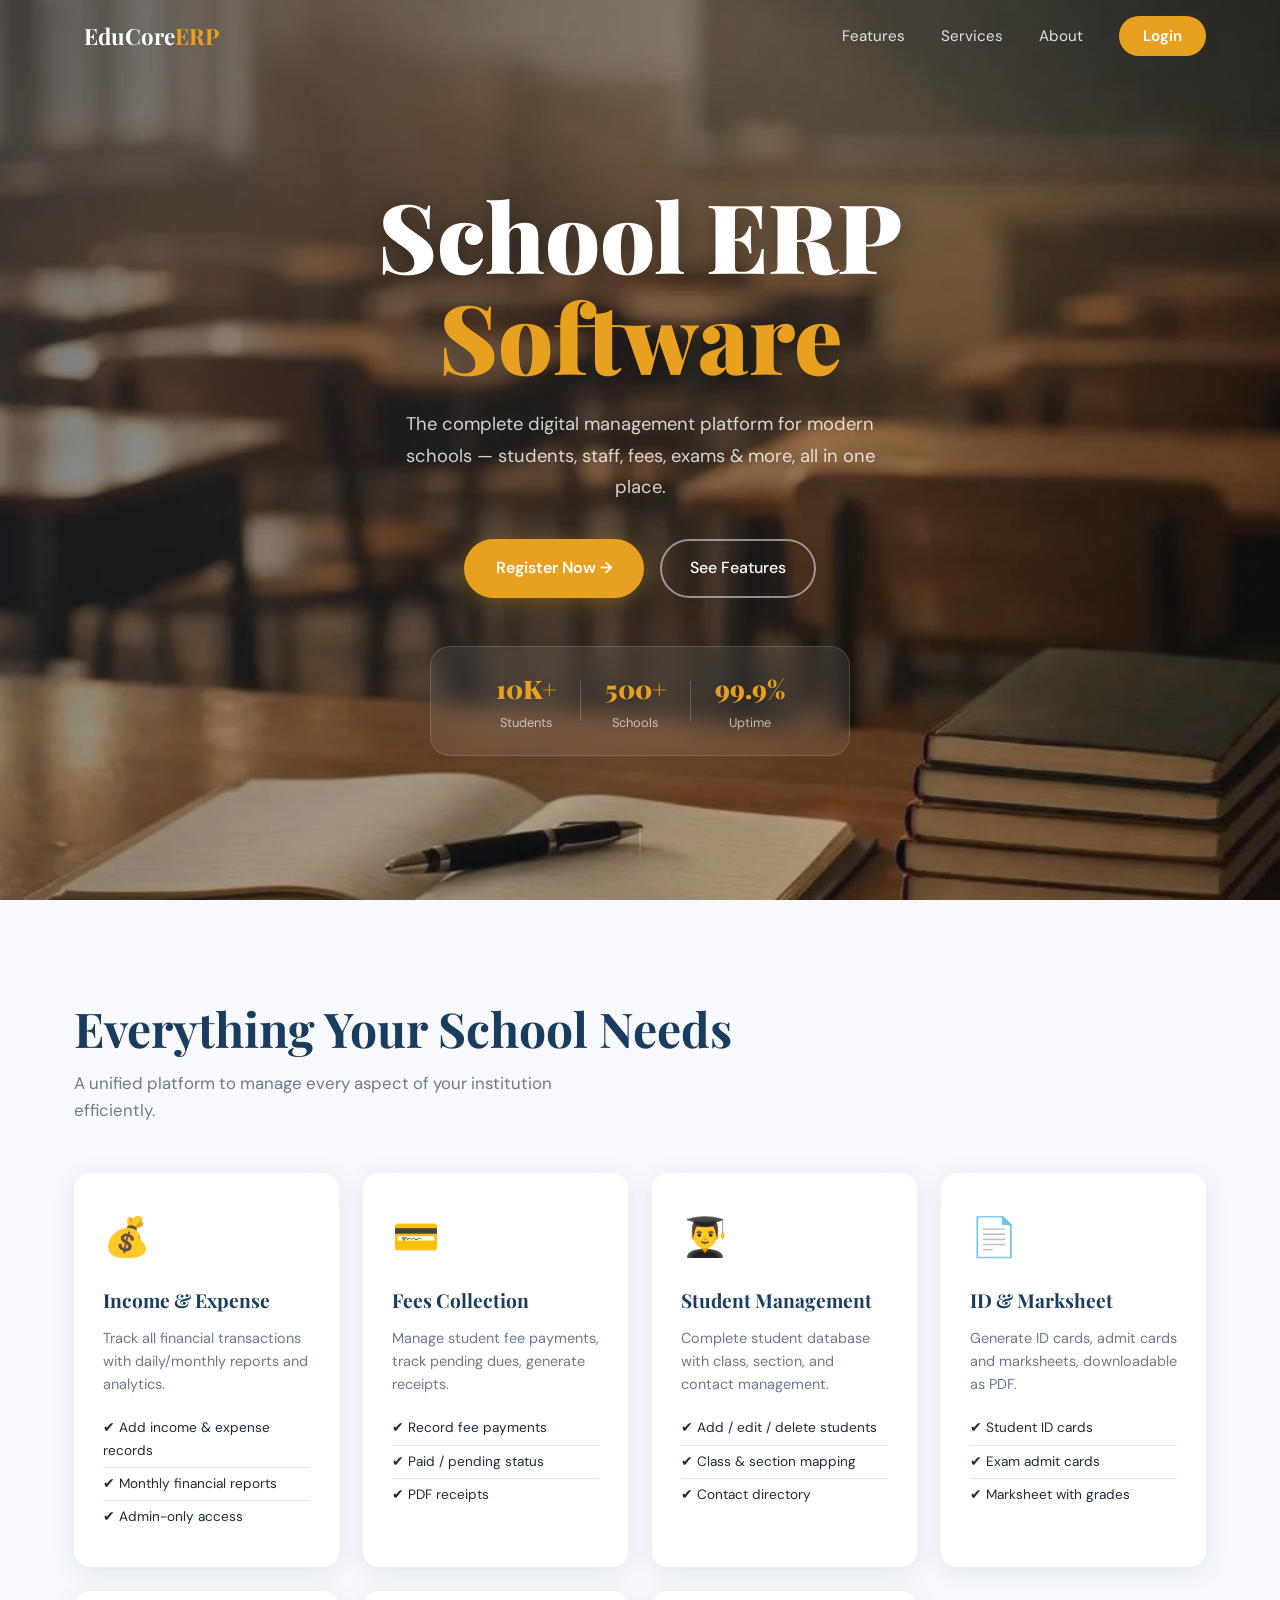
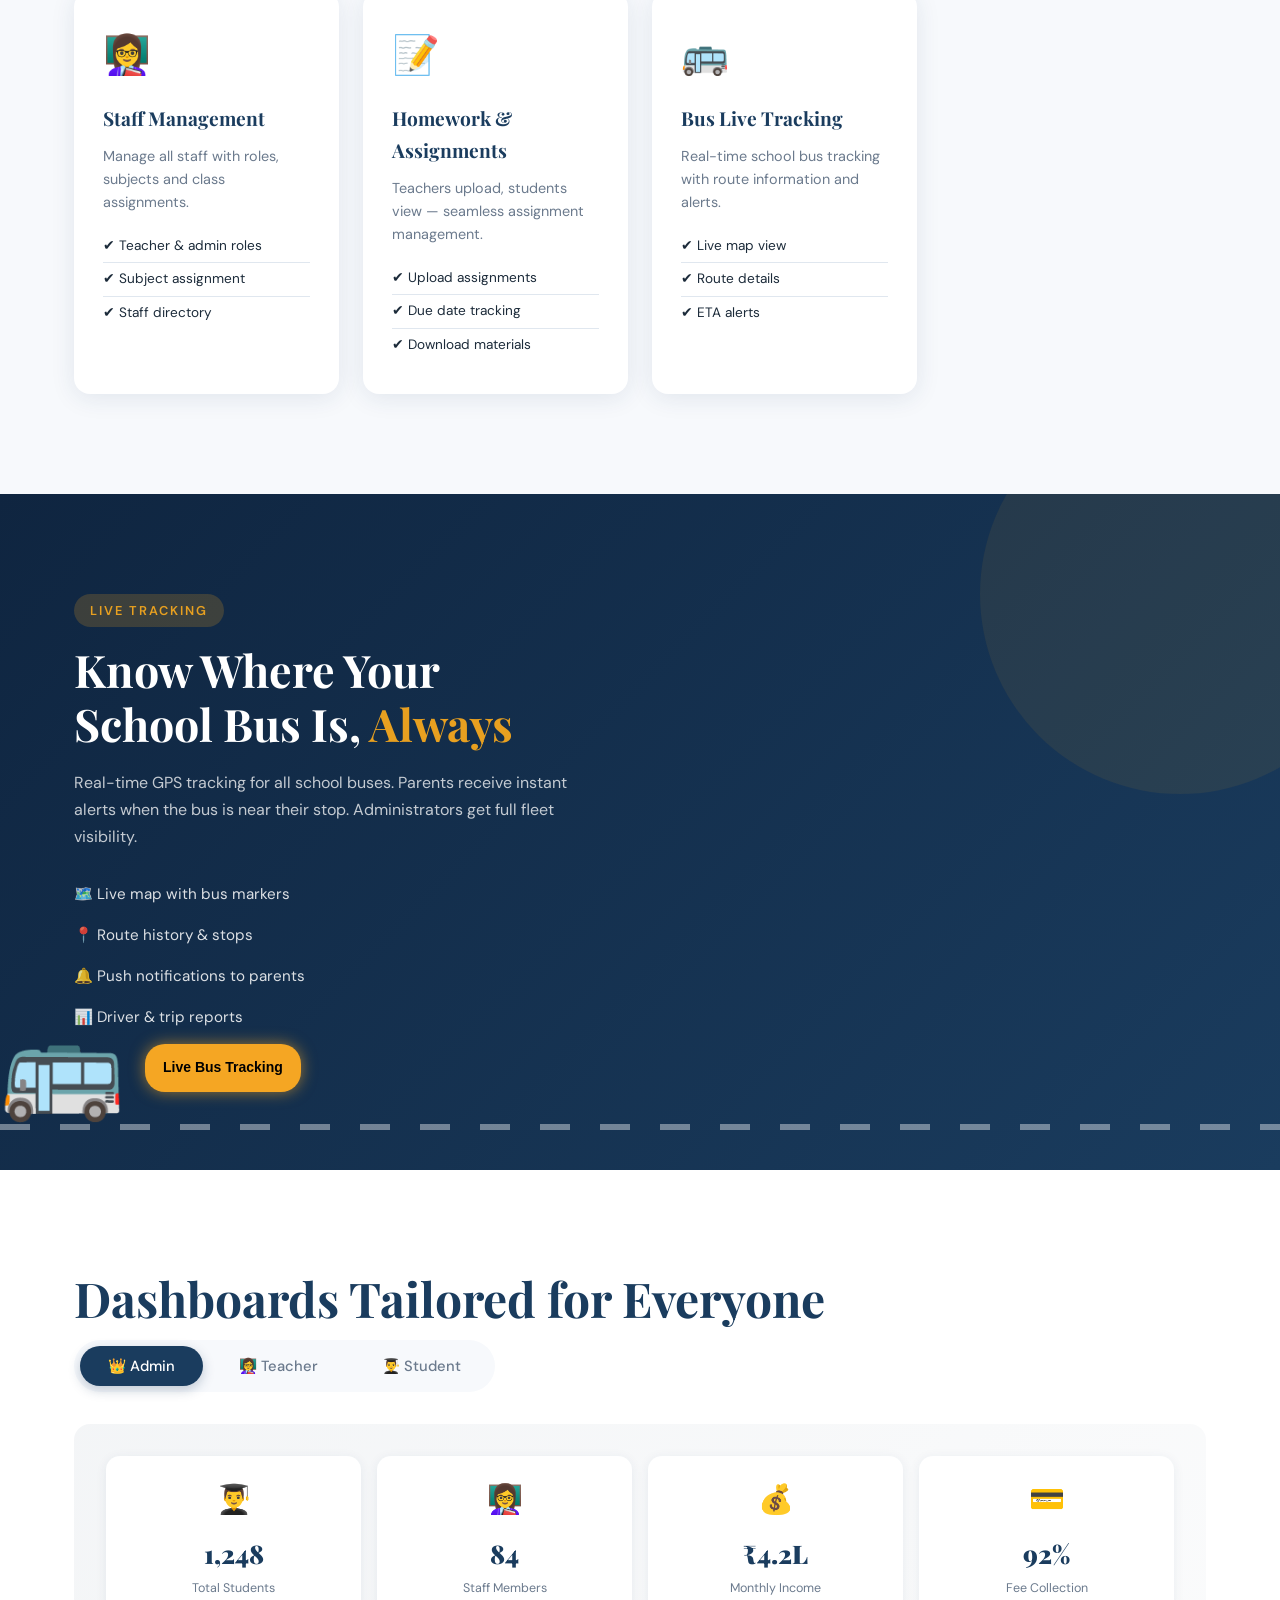
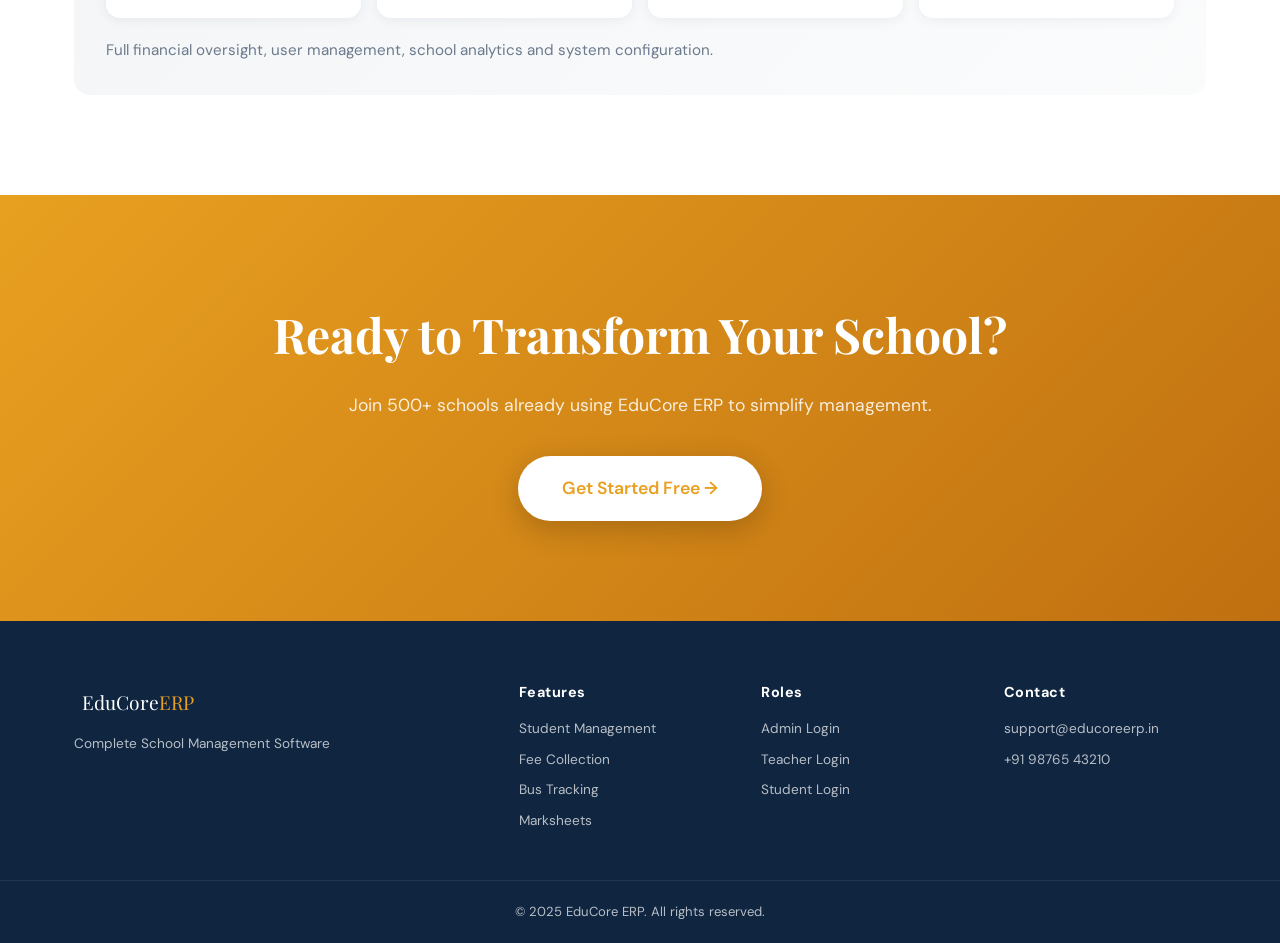
<file: index.html>
<!DOCTYPE html>
<html lang="en">
<head>
  <meta charset="UTF-8" />
  <meta name="viewport" content="width=device-width, initial-scale=1.0"/>
  <title>EduCore ERP – School Management System</title>
  <link rel="preconnect" href="https://fonts.googleapis.com">
  <link href="https://fonts.googleapis.com/css2?family=Playfair+Display:wght@700;900&family=DM+Sans:wght@300;400;500;600&display=swap" rel="stylesheet">
  <link rel="stylesheet" href="css/style.css">
  <link rel="stylesheet" href="css/home.css">
</head>
<body>

<!-- NAV -->
<nav class="navbar" id="navbar">
  <div class="nav-container">
    <div class="logo">
      <span class="logo-icon"></span>
      <span class="logo-text">EduCore<span class="accent">ERP</span></span>
    </div>
    <ul class="nav-links" id="navLinks">
      <li><a href="#features">Features</a></li>
      <li><a href="#services">Services</a></li>
      <li><a href="#about">About</a></li>
      <li><a href="login.html" class="btn-login">Login</a></li>
    </ul>
    <div class="hamburger" id="hamburger">&#9776;</div>
  </div>
</nav>

<!-- HERO -->
<section class="hero" id="home">
  <div class="hero-bg">
    <img src="images/home.jpg" alt="Classroom" class="hero-img" onerror="this.style.display='none'">
    <div class="hero-overlay"></div>
  </div>
  <div class="hero-content">
    
    <h1 class="hero-title animate-fade-up delay-1">
      School ERP<br><span class="hero-accent">Software</span>
    </h1>
    <p class="hero-subtitle animate-fade-up delay-2">
      The complete digital management platform for modern schools — students, staff, fees, exams & more, all in one place.
    </p>
    <div class="hero-actions animate-fade-up delay-3">
      <a href="login.html" class="btn-primary">Register Now &rarr;</a>
      <a href="#features" class="btn-ghost">See Features</a>
    </div>
    <div class="hero-stats animate-fade-up delay-4">
      <div class="stat"><span class="stat-num" data-target="10000" data-suffix="K+" data-divisor="1000">0</span><span>Students</span></div>
      <div class="stat-divider"></div>
      <div class="stat"><span class="stat-num" data-target="500" data-suffix="+">0</span><span>Schools</span></div>
      <div class="stat-divider"></div>
      <div class="stat"><span class="stat-num" data-target="99.9" data-suffix="%" data-decimal="1">0</span><span>Uptime</span></div>
    </div>
  </div>
  <div class="hero-scroll">

    <div class="scroll-line"></div>
  </div>
</section>

<!-- SERVICES -->
<section class="services" id="features">
  <div class="container">
    
    <h2 class="section-title">Everything Your School Needs</h2>
    <p class="section-sub">A unified platform to manage every aspect of your institution efficiently.</p>

    <div class="services-grid">
      <div class="service-card animate-card">
        <div class="service-icon">💰</div>
        <h3>Income & Expense</h3>
        <p>Track all financial transactions with daily/monthly reports and analytics.</p>
        <ul class="service-list">
          <li>✔ Add income & expense records</li>
          <li>✔ Monthly financial reports</li>
          <li>✔ Admin-only access</li>
        </ul>
      </div>
      <div class="service-card animate-card">
        <div class="service-icon">💳</div>
        <h3>Fees Collection</h3>
        <p>Manage student fee payments, track pending dues, generate receipts.</p>
        <ul class="service-list">
          <li>✔ Record fee payments</li>
          <li>✔ Paid / pending status</li>
          <li>✔ PDF receipts</li>
        </ul>
      </div>
      <div class="service-card animate-card">
        <div class="service-icon">👨‍🎓</div>
        <h3>Student Management</h3>
        <p>Complete student database with class, section, and contact management.</p>
        <ul class="service-list">
          <li>✔ Add / edit / delete students</li>
          <li>✔ Class & section mapping</li>
          <li>✔ Contact directory</li>
        </ul>
      </div>
      <div class="service-card animate-card">
        <div class="service-icon">📄</div>
        <h3>ID & Marksheet</h3>
        <p>Generate ID cards, admit cards and marksheets, downloadable as PDF.</p>
        <ul class="service-list">
          <li>✔ Student ID cards</li>
          <li>✔ Exam admit cards</li>
          <li>✔ Marksheet with grades</li>
        </ul>
      </div>
      <div class="service-card animate-card">
        <div class="service-icon">👩‍🏫</div>
        <h3>Staff Management</h3>
        <p>Manage all staff with roles, subjects and class assignments.</p>
        <ul class="service-list">
          <li>✔ Teacher & admin roles</li>
          <li>✔ Subject assignment</li>
          <li>✔ Staff directory</li>
        </ul>
      </div>
      <div class="service-card animate-card">
        <div class="service-icon">📝</div>
        <h3>Homework & Assignments</h3>
        <p>Teachers upload, students view — seamless assignment management.</p>
        <ul class="service-list">
          <li>✔ Upload assignments</li>
          <li>✔ Due date tracking</li>
          <li>✔ Download materials</li>
        </ul>
      </div>
      <div class="service-card animate-card">
        <div class="service-icon">🚌</div>
        <h3>Bus Live Tracking</h3>
        <p>Real-time school bus tracking with route information and alerts.</p>
        <ul class="service-list">
          <li>✔ Live map view</li>
          <li>✔ Route details</li>
          <li>✔ ETA alerts</li>
        </ul>
      </div>
      <div class="service-card animate-card">
        <div class="service-icon">💬</div>
        <h3>Chat & Notifications</h3>
        <p>In-app messaging between teachers and students with smart alerts.</p>
        <ul class="service-list">
          <li>✔ Teacher ↔ Student chat</li>
          <li>✔ Fee due alerts</li>
          <li>✔ Announcements</li>
        </ul>
      </div>
    </div>
  </div>
</section>

<!-- BUS TRACKING PROMO -->
<section class="promo-section" id="services">
  <div class="container promo-inner">
    <div class="promo-text">
      <div class="section-label">Live Tracking</div>
      <h2>Know Where Your<br>School Bus Is, <span class="accent-text">Always</span></h2>
      <p>Real-time GPS tracking for all school buses. Parents receive instant alerts when the bus is near their stop. Administrators get full fleet visibility.</p>
      <ul class="promo-list">
        <li>🗺️ Live map with bus markers</li>
        <li>📍 Route history & stops</li>
        <li>🔔 Push notifications to parents</li>
        <li>📊 Driver & trip reports</li>
      </ul>
    
    </div>
    <div class="bus-container">
  <div class="road-line"></div>

  <div class="bus-wrapper">
    <div class="bus">🚌
    
    </div>
    <div class="live-text">Live Bus Tracking</div>
  </div>
</div>
          
      
    
  </div>
</section>

<!-- DASHBOARD PREVIEW -->
<section class="dashboard-preview" id="about">
  <div class="container">
    
    <h2 class="section-title">Dashboards Tailored for Everyone</h2>
    <div class="tabs">
      <button class="tab-btn active" data-tab="admin">👑 Admin</button>
      <button class="tab-btn" data-tab="teacher">👩‍🏫 Teacher</button>
      <button class="tab-btn" data-tab="student">👨‍🎓 Student</button>
    </div>
    <div class="tab-content" id="admin">
      <div class="dash-preview admin-dash">
        <div class="dash-cards">
          <div class="dash-card"><div class="dc-icon">👨‍🎓</div><div class="dc-val">1,248</div><div class="dc-label">Total Students</div></div>
          <div class="dash-card"><div class="dc-icon">👩‍🏫</div><div class="dc-val">84</div><div class="dc-label">Staff Members</div></div>
          <div class="dash-card"><div class="dc-icon">💰</div><div class="dc-val">₹4.2L</div><div class="dc-label">Monthly Income</div></div>
          <div class="dash-card"><div class="dc-icon">💳</div><div class="dc-val">92%</div><div class="dc-label">Fee Collection</div></div>
        </div>
        <div class="dash-desc">Full financial oversight, user management, school analytics and system configuration.</div>
      </div>
    </div>
    <div class="tab-content hidden" id="teacher">
      <div class="dash-preview teacher-dash">
        <div class="dash-cards">
          <div class="dash-card"><div class="dc-icon">📚</div><div class="dc-val">3</div><div class="dc-label">Assigned Classes</div></div>
          <div class="dash-card"><div class="dc-icon">📝</div><div class="dc-val">12</div><div class="dc-label">Assignments Posted</div></div>
          <div class="dash-card"><div class="dc-icon">👩‍🎓</div><div class="dc-val">86</div><div class="dc-label">My Students</div></div>
          <div class="dash-card"><div class="dc-icon">💬</div><div class="dc-val">5</div><div class="dc-label">New Messages</div></div>
        </div>
        <div class="dash-desc">Upload homework, view student lists, post announcements and manage exam results.</div>
      </div>
    </div>
    <div class="tab-content hidden" id="student">
      <div class="dash-preview student-dash">
        <div class="dash-cards">
          <div class="dash-card"><div class="dc-icon">📖</div><div class="dc-val">4</div><div class="dc-label">Due Assignments</div></div>
          <div class="dash-card"><div class="dc-icon">💳</div><div class="dc-val">Paid</div><div class="dc-label">Fee Status</div></div>
          <div class="dash-card"><div class="dc-icon">📊</div><div class="dc-val">A+</div><div class="dc-label">Last Grade</div></div>
          <div class="dash-card"><div class="dc-icon">🔔</div><div class="dc-val">3</div><div class="dc-label">Notifications</div></div>
        </div>
        <div class="dash-desc">View assignments, download marksheets, check fee status and chat with teachers.</div>
      </div>
    </div>
  </div>
</section>

<!-- CTA -->
<section class="cta-section">
  <div class="cta-bg"></div>
  <div class="container cta-inner">
    <h2>Ready to Transform Your School?</h2>
    <p>Join 500+ schools already using EduCore ERP to simplify management.</p>
    <a href="pages/login.html" class="btn-primary btn-large">Get Started Free &rarr;</a>
  </div>
</section>

<!-- FOOTER -->
<footer class="footer">
  <div class="container footer-inner">
    <div class="footer-brand">
      <span class="logo-icon"></span>
      <span class="logo-text">EduCore<span class="accent">ERP</span></span>
      <p>Complete School Management Software</p>
    </div>
    <div class="footer-links">
      <h4>Features</h4>
      <a href="#">Student Management</a>
      <a href="#">Fee Collection</a>
      <a href="#">Bus Tracking</a>
      <a href="#">Marksheets</a>
    </div>
    <div class="footer-links">
      <h4>Roles</h4>
      <a href="pages/login.html">Admin Login</a>
      <a href="pages/login.html">Teacher Login</a>
      <a href="pages/login.html">Student Login</a>
    </div>
    <div class="footer-links">
      <h4>Contact</h4>
      <a href="#">support@educoreerp.in</a>
      <a href="#">+91 98765 43210</a>
    </div>
  </div>
  <div class="footer-bottom">© 2025 EduCore ERP. All rights reserved.</div>
</footer>

<script src="js/home.js"></script>
<script>
  (function () {
    function animateCounter(el) {
      const target   = parseFloat(el.dataset.target);
      const suffix   = el.dataset.suffix || '';
      const divisor  = parseFloat(el.dataset.divisor) || 1;
      const decimals = parseInt(el.dataset.decimal) || 0;
      const duration = 900; // ms
      const steps    = 60;
      const interval = duration / steps;
      let current    = 0;
      const increment = target / steps;

      const timer = setInterval(() => {
        current += increment;
        if (current >= target) {
          current = target;
          clearInterval(timer);
        }
        const display = divisor > 1
          ? (current / divisor).toFixed(decimals)
          : current.toFixed(decimals);
        el.textContent = display + suffix;
      }, interval);
    }

    // Trigger when stats come into view
    const stats = document.querySelectorAll('.stat-num[data-target]');
    const observer = new IntersectionObserver((entries) => {
      entries.forEach(entry => {
        if (entry.isIntersecting) {
          animateCounter(entry.target);
          observer.unobserve(entry.target);
        }
      });
    }, { threshold: 0.5 });

    stats.forEach(el => observer.observe(el));
  })();
</script>

</body>
</html>
</file>
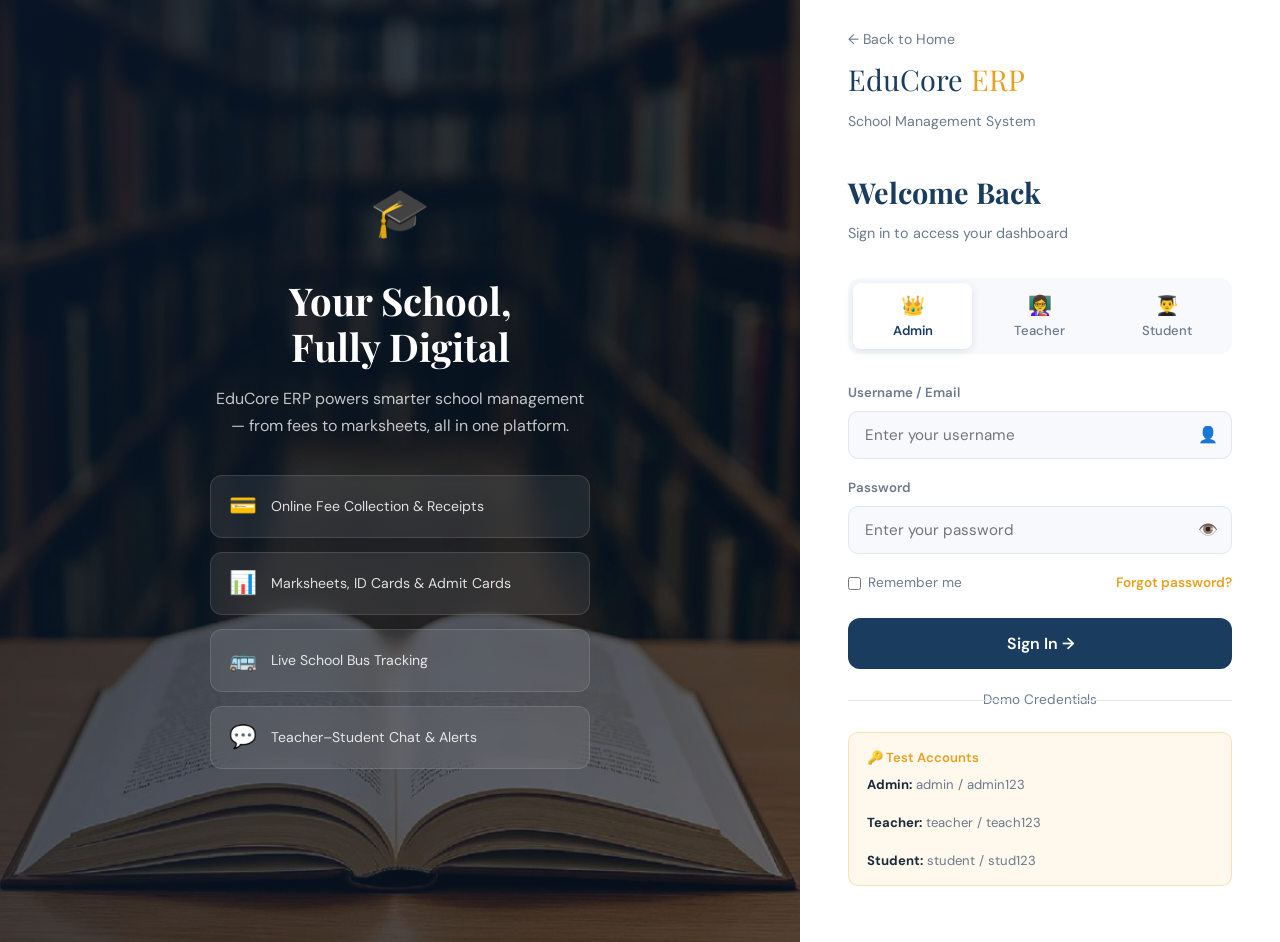
<file: login.html>
<!DOCTYPE html>
<html lang="en">
<head>
  <meta charset="UTF-8"/>
  <meta name="viewport" content="width=device-width, initial-scale=1.0"/>
  <title>Login – EduCore ERP</title>
  <link href="https://fonts.googleapis.com/css2?family=Playfair+Display:wght@700;900&family=DM+Sans:wght@300;400;500;600&display=swap" rel="stylesheet">
  <link rel="stylesheet" href="css/style.css">
  <style>
    body { min-height: 100vh; display: flex; overflow-y: auto; }

    .login-left {
      flex: 1;
      position: relative;
      display: flex;
      flex-direction: column;
      align-items: center;
      justify-content: center;
      overflow: hidden;
    }
    .login-bg-img {
      position: absolute; inset: 0;
      width: 100%; height: 100%;
      object-fit: cover;
      object-position: center;
    }
    .login-overlay {
      position: absolute; inset: 0;
      background: linear-gradient(135deg, rgba(10,25,45,0.82) 0%, rgba(10,25,45,0.55) 100%);
    }
    .login-left-content {
      position: relative; z-index: 2;
      color: #fff;
      text-align: center;
      padding: 40px;
      max-width: 460px;
    }
    .login-logo {
      font-size: 3rem; margin-bottom: 24px;
    }
    .login-left-content h2 {
      font-family: var(--font-display);
      font-size: 2.4rem;
      line-height: 1.2;
      margin-bottom: 16px;
    }
    .login-left-content p {
      color: rgba(255,255,255,0.75);
      line-height: 1.7;
      font-size: 1rem;
    }
    .login-features {
      margin-top: 36px;
      display: flex;
      flex-direction: column;
      gap: 14px;
      text-align: left;
    }
    .lf-item {
      display: flex; align-items: center; gap: 14px;
      background: rgba(255,255,255,0.08);
      border: 1px solid rgba(255,255,255,0.12);
      border-radius: 12px;
      padding: 12px 18px;
      backdrop-filter: blur(8px);
    }
    .lf-icon { font-size: 1.4rem; }
    .lf-text { font-size: 0.88rem; color: rgba(255,255,255,0.85); }

    /* RIGHT PANEL */
    .login-right {
      width: 480px;
      background: var(--bg-white);
      display: flex;
      flex-direction: column;
      justify-content: center;
      padding: 56px 48px;
      position: relative;
    }
    .login-right .back-link {
      position: absolute; top: 28px; left: 48px;
      display: flex; align-items: center; gap: 8px;
      color: var(--text-muted);
      font-size: 0.88rem;
      transition: color 0.2s;
    }
    .login-right .back-link:hover { color: var(--primary); }

    .login-brand {
      margin-bottom: 36px;
    }
    .login-brand .brand-logo {
      font-size: 1.8rem;
      font-family: var(--font-display);
      color: var(--primary);
      display: flex; align-items: center; gap: 8px;
    }
    .login-brand .brand-logo span { color: var(--accent); }
    .login-brand p {
      font-size: 0.88rem;
      color: var(--text-muted);
      margin-top: 6px;
    }

    .login-title {
      font-family: var(--font-display);
      font-size: 1.8rem;
      color: var(--primary);
      margin-bottom: 6px;
    }
    .login-sub {
      color: var(--text-muted);
      font-size: 0.9rem;
      margin-bottom: 32px;
    }

    /* ROLE SELECTOR */
    .role-selector {
      display: flex;
      gap: 8px;
      margin-bottom: 28px;
      background: var(--bg);
      padding: 5px;
      border-radius: 12px;
    }
    .role-btn {
      flex: 1;
      padding: 10px 8px;
      border: none;
      border-radius: 8px;
      background: transparent;
      cursor: pointer;
      font-family: var(--font-body);
      font-size: 0.82rem;
      font-weight: 500;
      color: var(--text-muted);
      transition: all 0.25s;
      display: flex; flex-direction: column; align-items: center; gap: 4px;
    }
    .role-btn .role-emoji { font-size: 1.2rem; }
    .role-btn.active {
      background: var(--bg-white);
      color: var(--primary);
      font-weight: 600;
      box-shadow: 0 2px 8px rgba(26,60,94,0.12);
    }

    .form-group { margin-bottom: 18px; }
    .form-group label { display: block; font-size: 0.83rem; font-weight: 600; color: var(--text-muted); margin-bottom: 7px; }
    .input-wrap {
      position: relative;
    }
    .input-wrap input {
      width: 100%;
      padding: 13px 44px 13px 16px;
      border: 1.5px solid var(--border);
      border-radius: 10px;
      font-family: var(--font-body);
      font-size: 0.95rem;
      color: var(--text);
      background: var(--bg);
      transition: all 0.2s;
      outline: none;
    }
    .input-wrap input:focus { border-color: var(--primary); background: #fff; box-shadow: 0 0 0 3px rgba(26,60,94,0.09); }
    .input-icon { position: absolute; right: 14px; top: 50%; transform: translateY(-50%); font-size: 1rem; cursor: pointer; }

    .form-options {
      display: flex; justify-content: space-between; align-items: center;
      margin-bottom: 24px; font-size: 0.85rem;
    }
    .form-options label { display: flex; align-items: center; gap: 7px; cursor: pointer; color: var(--text-muted); }
    .form-options a { color: var(--accent); font-weight: 600; }

    .login-btn {
      width: 100%;
      padding: 15px;
      background: var(--primary);
      color: #fff;
      font-family: var(--font-body);
      font-weight: 600;
      font-size: 1rem;
      border: none;
      border-radius: 12px;
      cursor: pointer;
      transition: all 0.3s;
      margin-bottom: 20px;
    }
    .login-btn:hover { background: var(--primary-dark); transform: translateY(-1px); box-shadow: 0 6px 20px rgba(26,60,94,0.25); }
    .login-btn:active { transform: translateY(0); }

    .login-divider { text-align: center; color: var(--text-muted); font-size: 0.85rem; margin-bottom: 20px; position: relative; }
    .login-divider::before, .login-divider::after {
      content: ''; position: absolute; top: 50%; width: calc(50% - 30px);
      height: 1px; background: var(--border);
    }
    .login-divider::before { left: 0; }
    .login-divider::after  { right: 0; }

    .demo-creds {
      background: rgba(232,160,32,0.08);
      border: 1px solid rgba(232,160,32,0.25);
      border-radius: 10px;
      padding: 14px 18px;
      font-size: 0.82rem;
    }
    .demo-creds .dc-title { font-weight: 600; color: var(--accent); margin-bottom: 6px; }
    .demo-creds .dc-row { display: flex; gap: 16px; flex-wrap: wrap; }
    .demo-creds .dc-item { color: var(--text-muted); }
    .demo-creds .dc-item strong { color: var(--text); }

    .error-msg {
      background: rgba(231,76,60,0.08);
      border: 1px solid rgba(231,76,60,0.2);
      border-radius: 8px;
      padding: 10px 14px;
      color: var(--danger);
      font-size: 0.88rem;
      margin-bottom: 16px;
      display: none;
    }

    @media (max-width: 900px) {
      .login-left { display: none; }
      .login-right { width: 100%; padding: 40px 28px; }
    }
  </style>
</head>
<body>

<div class="login-left">
  <img src="images/login.jpg" alt="Library" class="login-bg-img" onerror="this.style.display='none'">
  <div class="login-overlay"></div>
  <div class="login-left-content">
    <div class="login-logo">🎓</div>
    <h2>Your School,<br>Fully Digital</h2>
    <p>EduCore ERP powers smarter school management — from fees to marksheets, all in one platform.</p>
    <div class="login-features">
      <div class="lf-item"><span class="lf-icon">💳</span><span class="lf-text">Online Fee Collection & Receipts</span></div>
      <div class="lf-item"><span class="lf-icon">📊</span><span class="lf-text">Marksheets, ID Cards & Admit Cards</span></div>
      <div class="lf-item"><span class="lf-icon">🚌</span><span class="lf-text">Live School Bus Tracking</span></div>
      <div class="lf-item"><span class="lf-icon">💬</span><span class="lf-text">Teacher–Student Chat & Alerts</span></div>
    </div>
  </div>
</div>

<div class="login-right">
  <a href="../index.html" class="back-link">← Back to Home</a>

  <div class="login-brand">
    <div class="brand-logo">EduCore<span>ERP</span></div>
    <p>School Management System</p>
  </div>

  <h1 class="login-title">Welcome Back</h1>
  <p class="login-sub">Sign in to access your dashboard</p>

  <div class="role-selector">
    <button class="role-btn active" data-role="admin">
      <span class="role-emoji">👑</span>Admin
    </button>
    <button class="role-btn" data-role="teacher">
      <span class="role-emoji">👩‍🏫</span>Teacher
    </button>
    <button class="role-btn" data-role="student">
      <span class="role-emoji">👨‍🎓</span>Student
    </button>
  </div>

  <div id="errorMsg" class="error-msg">Invalid username or password. Please try again.</div>

  <div class="form-group">
    <label>Username / Email</label>
    <div class="input-wrap">
      <input type="text" id="username" placeholder="Enter your username" autocomplete="username"/>
      <span class="input-icon">👤</span>
    </div>
  </div>

  <div class="form-group">
    <label>Password</label>
    <div class="input-wrap">
      <input type="password" id="password" placeholder="Enter your password" autocomplete="current-password"/>
      <span class="input-icon" id="togglePwd">👁️</span>
    </div>
  </div>

  <div class="form-options">
    <label><input type="checkbox" id="rememberMe"> Remember me</label>
    <a href="#">Forgot password?</a>
  </div>

  <button class="login-btn" id="loginBtn">Sign In →</button>

  <div class="login-divider">Demo Credentials</div>

  <div class="demo-creds">
    <div class="dc-title">🔑 Test Accounts</div>
    <div class="dc-row">
      <div class="dc-item"><strong>Admin:</strong> admin / admin123</div>
      <div class="dc-item"><strong>Teacher:</strong> teacher / teach123</div>
      <div class="dc-item"><strong>Student:</strong> student / stud123</div>
    </div>
  </div>
</div>

<script>
  // Role selection
  let currentRole = 'admin';
  document.querySelectorAll('.role-btn').forEach(btn => {
    btn.addEventListener('click', () => {
      document.querySelectorAll('.role-btn').forEach(b => b.classList.remove('active'));
      btn.classList.add('active');
      currentRole = btn.dataset.role;
      // Pre-fill demo creds
      const creds = { admin: ['admin','admin123'], teacher: ['teacher','teach123'], student: ['student','stud123'] };
      document.getElementById('username').value = creds[currentRole][0];
      document.getElementById('password').value = creds[currentRole][1];
    });
  });

  // Toggle password
  document.getElementById('togglePwd').addEventListener('click', () => {
    const pwd = document.getElementById('password');
    pwd.type = pwd.type === 'password' ? 'text' : 'password';
  });

  // Login logic
  const VALID_CREDS = {
    admin:   { user: 'admin',   pass: 'admin123',  page: 'admin-dashboard.html' },
    teacher: { user: 'teacher', pass: 'teach123',  page: 'teacher-dashboard.html' },
    student: { user: 'student', pass: 'stud123',   page: 'student-dashboard.html' }
  };

  function doLogin() {
    const u = document.getElementById('username').value.trim();
    const p = document.getElementById('password').value.trim();
    const valid = VALID_CREDS[currentRole];
    const errMsg = document.getElementById('errorMsg');

    if (u === valid.user && p === valid.pass) {
      errMsg.style.display = 'none';
      // Store session
      localStorage.setItem('erp_role', currentRole);
      localStorage.setItem('erp_user', u);
      document.getElementById('loginBtn').textContent = 'Signing in...';
      setTimeout(() => { window.location.href = valid.page; }, 600);
    } else {
      errMsg.style.display = 'block';
      document.getElementById('password').value = '';
    }
  }

  document.getElementById('loginBtn').addEventListener('click', doLogin);
  document.addEventListener('keydown', e => { if (e.key === 'Enter') doLogin(); });
</script>
</body>
</html>
</file>
<file: css/style.css>
/* ===================== GLOBAL STYLES ===================== */
@import url('https://fonts.googleapis.com/css2?family=Playfair+Display:wght@700;900&family=DM+Sans:wght@300;400;500;600&display=swap');

*, *::before, *::after { box-sizing: border-box; margin: 0; padding: 0; }

:root {
  --primary: #1a3c5e;
  --primary-dark: #0f2540;
  --accent: #e8a020;
  --accent-light: #f5c060;
  --success: #2ecc71;
  --danger: #e74c3c;
  --warning: #f39c12;
  --text: #1c2b3a;
  --text-muted: #6b7a8d;
  --bg: #f7f9fc;
  --bg-white: #ffffff;
  --border: #e0e7ef;
  --shadow: 0 4px 24px rgba(26,60,94,0.10);
  --shadow-lg: 0 12px 48px rgba(26,60,94,0.18);
  --radius: 16px;
  --radius-sm: 8px;
  --font-display: 'Playfair Display', serif;
  --font-body: 'DM Sans', sans-serif;
  --sidebar-w: 260px;
}

html { scroll-behavior: smooth; }

body {
  font-family: var(--font-body);
  color: var(--text);
  background: var(--bg);
  line-height: 1.65;
  overflow-x: hidden;
}

a { color: inherit; text-decoration: none; }

img { max-width: 100%; }

.container {
  max-width: 1180px;
  margin: 0 auto;
  padding: 0 24px;
}

/* ===================== BUTTONS ===================== */
.btn-primary {
  display: inline-flex;
  align-items: center;
  gap: 8px;
  background: var(--accent);
  color: #fff;
  font-family: var(--font-body);
  font-weight: 600;
  font-size: 1rem;
  padding: 14px 32px;
  border-radius: 50px;
  border: none;
  cursor: pointer;
  transition: all 0.3s ease;
  text-decoration: none;
  box-shadow: 0 4px 20px rgba(232,160,32,0.35);
}
.btn-primary:hover {
  background: var(--accent-light);
  transform: translateY(-2px);
  box-shadow: 0 8px 28px rgba(232,160,32,0.45);
}
.btn-primary.btn-large { font-size: 1.1rem; padding: 18px 44px; }

.btn-ghost {
  display: inline-flex;
  align-items: center;
  gap: 8px;
  background: transparent;
  color: #fff;
  font-weight: 500;
  padding: 14px 28px;
  border-radius: 50px;
  border: 2px solid rgba(255,255,255,0.5);
  cursor: pointer;
  transition: all 0.3s;
  text-decoration: none;
}
.btn-ghost:hover { background: rgba(255,255,255,0.15); border-color: #fff; }

.btn-secondary {
  display: inline-flex;
  align-items: center;
  gap: 6px;
  background: var(--primary);
  color: #fff;
  font-weight: 600;
  padding: 10px 22px;
  border-radius: 50px;
  border: none;
  cursor: pointer;
  transition: all 0.3s;
  font-size: 0.9rem;
}
.btn-secondary:hover { background: var(--primary-dark); transform: translateY(-1px); }

.btn-outline {
  display: inline-flex;
  align-items: center;
  gap: 6px;
  background: transparent;
  color: var(--primary);
  font-weight: 600;
  padding: 10px 22px;
  border-radius: 50px;
  border: 2px solid var(--primary);
  cursor: pointer;
  transition: all 0.3s;
  font-size: 0.9rem;
}
.btn-outline:hover { background: var(--primary); color: #fff; }

/* ===================== SECTION LABELS ===================== */
.section-label {
  display: inline-block;
  background: rgba(232,160,32,0.15);
  color: var(--accent);
  font-weight: 600;
  font-size: 0.8rem;
  letter-spacing: 2px;
  text-transform: uppercase;
  padding: 6px 16px;
  border-radius: 50px;
  margin-bottom: 16px;
}
.section-title {
  font-family: var(--font-display);
  font-size: clamp(2rem, 4vw, 3rem);
  color: var(--primary);
  line-height: 1.2;
  margin-bottom: 12px;
}
.section-sub {
  color: var(--text-muted);
  font-size: 1.05rem;
  max-width: 540px;
  margin-bottom: 48px;
}

/* ===================== DASHBOARD SIDEBAR ===================== */
.dashboard-layout {
  display: flex;
  min-height: 100vh;
}
.sidebar {
  width: var(--sidebar-w);
  background: var(--primary-dark);
  color: #fff;
  position: fixed;
  top: 0; left: 0; bottom: 0;
  z-index: 200;
  display: flex;
  flex-direction: column;
  transition: transform 0.3s;
  overflow-y: auto;
}
.sidebar-logo {
  padding: 28px 24px 20px;
  font-size: 1.3rem;
  font-weight: 700;
  border-bottom: 1px solid rgba(255,255,255,0.1);
  font-family: var(--font-display);
  letter-spacing: 0.5px;
}
.sidebar-logo span { color: var(--accent); }
.sidebar-user {
  padding: 20px 24px;
  border-bottom: 1px solid rgba(255,255,255,0.08);
}
.sidebar-user .user-avatar {
  width: 44px; height: 44px;
  background: var(--accent);
  border-radius: 50%;
  display: flex; align-items: center; justify-content: center;
  font-size: 1.3rem;
  margin-bottom: 8px;
}
.sidebar-user .user-name { font-weight: 600; font-size: 0.95rem; }
.sidebar-user .user-role { font-size: 0.78rem; color: rgba(255,255,255,0.55); margin-top: 2px; }

.sidebar-nav { flex: 1; padding: 16px 0; }
.nav-section-label {
  font-size: 0.68rem;
  letter-spacing: 2px;
  text-transform: uppercase;
  color: rgba(255,255,255,0.35);
  padding: 16px 24px 6px;
}
.sidebar-nav a {
  display: flex;
  align-items: center;
  gap: 12px;
  padding: 12px 24px;
  color: rgba(255,255,255,0.75);
  font-size: 0.92rem;
  transition: all 0.2s;
  position: relative;
}
.sidebar-nav a:hover, .sidebar-nav a.active {
  color: #fff;
  background: rgba(255,255,255,0.08);
}
.sidebar-nav a.active::before {
  content: '';
  position: absolute;
  left: 0; top: 0; bottom: 0;
  width: 3px;
  background: var(--accent);
  border-radius: 0 2px 2px 0;
}
.sidebar-nav a .nav-icon { font-size: 1.1rem; width: 22px; }
.sidebar-bottom {
  padding: 20px 24px;
  border-top: 1px solid rgba(255,255,255,0.1);
}
.sidebar-bottom a {
  display: flex; align-items: center; gap: 10px;
  color: rgba(255,255,255,0.6);
  font-size: 0.9rem;
  padding: 8px 0;
  transition: color 0.2s;
}
.sidebar-bottom a:hover { color: #fff; }

.main-content {
  margin-left: var(--sidebar-w);
  flex: 1;
  display: flex;
  flex-direction: column;
  min-height: 100vh;
}

/* ===================== TOPBAR ===================== */
.topbar {
  height: 68px;
  background: var(--bg-white);
  border-bottom: 1px solid var(--border);
  display: flex;
  align-items: center;
  justify-content: space-between;
  padding: 0 32px;
  position: sticky;
  top: 0;
  z-index: 100;
}
.topbar-left { display: flex; align-items: center; gap: 16px; }
.page-title { font-family: var(--font-display); font-size: 1.3rem; color: var(--primary); }
.topbar-right { display: flex; align-items: center; gap: 16px; }
.notif-btn {
  position: relative;
  background: none; border: none; cursor: pointer;
  font-size: 1.3rem;
  padding: 6px;
}
.notif-badge {
  position: absolute; top: 0; right: 0;
  background: var(--danger);
  color: #fff; font-size: 0.65rem;
  width: 16px; height: 16px;
  border-radius: 50%;
  display: flex; align-items: center; justify-content: center;
}
.topbar-avatar {
  width: 38px; height: 38px;
  background: var(--accent);
  border-radius: 50%;
  display: flex; align-items: center; justify-content: center;
  font-size: 1.1rem;
  cursor: pointer;
}

/* ===================== PAGE CONTENT ===================== */
.page-content {
  flex: 1;
  padding: 32px;
  background: var(--bg);
}

/* ===================== CARDS ===================== */
.card {
  background: var(--bg-white);
  border-radius: var(--radius);
  padding: 28px;
  box-shadow: var(--shadow);
  margin-bottom: 24px;
}
.card-header {
  display: flex;
  align-items: center;
  justify-content: space-between;
  margin-bottom: 20px;
}
.card-title {
  font-family: var(--font-display);
  font-size: 1.1rem;
  color: var(--primary);
}

/* ===================== STAT CARDS ===================== */
.stat-cards { display: grid; grid-template-columns: repeat(auto-fit, minmax(200px,1fr)); gap: 20px; margin-bottom: 28px; }
.stat-card {
  background: var(--bg-white);
  border-radius: var(--radius);
  padding: 24px;
  box-shadow: var(--shadow);
  display: flex;
  align-items: center;
  gap: 18px;
  transition: transform 0.2s;
}
.stat-card:hover { transform: translateY(-3px); }
.stat-card-icon {
  width: 56px; height: 56px;
  border-radius: 14px;
  display: flex; align-items: center; justify-content: center;
  font-size: 1.7rem;
  flex-shrink: 0;
}
.stat-card-icon.blue { background: rgba(26,60,94,0.1); }
.stat-card-icon.gold { background: rgba(232,160,32,0.15); }
.stat-card-icon.green { background: rgba(46,204,113,0.15); }
.stat-card-icon.red { background: rgba(231,76,60,0.1); }
.stat-card-info .sc-val { font-size: 1.7rem; font-weight: 700; color: var(--primary); line-height: 1; }
.stat-card-info .sc-label { font-size: 0.82rem; color: var(--text-muted); margin-top: 4px; }
.stat-card-info .sc-trend { font-size: 0.78rem; margin-top: 4px; font-weight: 500; }
.sc-trend.up { color: var(--success); }
.sc-trend.dn { color: var(--danger); }

/* ===================== TABLE ===================== */
.table-wrap { overflow-x: auto; border-radius: var(--radius-sm); }
table {
  width: 100%;
  border-collapse: collapse;
  font-size: 0.9rem;
}
thead th {
  background: var(--bg);
  color: var(--text-muted);
  font-weight: 600;
  font-size: 0.78rem;
  letter-spacing: 0.8px;
  text-transform: uppercase;
  padding: 12px 16px;
  text-align: left;
  border-bottom: 1px solid var(--border);
}
tbody tr { border-bottom: 1px solid var(--border); transition: background 0.15s; }
tbody tr:last-child { border-bottom: none; }
tbody tr:hover { background: rgba(26,60,94,0.03); }
tbody td { padding: 13px 16px; color: var(--text); }

/* ===================== BADGE ===================== */
.badge {
  display: inline-flex; align-items: center; gap: 4px;
  padding: 4px 12px;
  border-radius: 50px;
  font-size: 0.78rem;
  font-weight: 600;
}
.badge-success { background: rgba(46,204,113,0.12); color: #1a9e50; }
.badge-warning { background: rgba(243,156,18,0.12); color: #c87000; }
.badge-danger  { background: rgba(231,76,60,0.12);  color: #c0392b; }
.badge-info    { background: rgba(52,152,219,0.12); color: #1a7ab8; }

/* ===================== FORM ===================== */
.form-group { margin-bottom: 18px; }
.form-group label { display: block; font-size: 0.85rem; font-weight: 600; color: var(--text-muted); margin-bottom: 6px; }
.form-control {
  width: 100%;
  padding: 12px 16px;
  border: 1.5px solid var(--border);
  border-radius: var(--radius-sm);
  font-family: var(--font-body);
  font-size: 0.95rem;
  color: var(--text);
  background: var(--bg-white);
  transition: border-color 0.2s, box-shadow 0.2s;
  outline: none;
}
.form-control:focus { border-color: var(--primary); box-shadow: 0 0 0 3px rgba(26,60,94,0.1); }
.form-row { display: grid; grid-template-columns: 1fr 1fr; gap: 16px; }
.form-row.cols-3 { grid-template-columns: 1fr 1fr 1fr; }

/* ===================== MODAL ===================== */
.modal-overlay {
  display: none;
  position: fixed; inset: 0;
  background: rgba(15,37,64,0.5);
  z-index: 1000;
  align-items: center;
  justify-content: center;
  backdrop-filter: blur(4px);
}
.modal-overlay.open { display: flex; }
.modal {
  background: var(--bg-white);
  border-radius: var(--radius);
  padding: 36px;
  max-width: 540px;
  width: 90%;
  max-height: 85vh;
  overflow-y: auto;
  box-shadow: var(--shadow-lg);
  animation: modalIn 0.3s ease;
}
@keyframes modalIn {
  from { opacity: 0; transform: scale(0.94) translateY(16px); }
  to   { opacity: 1; transform: scale(1) translateY(0); }
}
.modal-header { display: flex; justify-content: space-between; align-items: center; margin-bottom: 24px; }
.modal-title { font-family: var(--font-display); font-size: 1.3rem; color: var(--primary); }
.modal-close { background: none; border: none; font-size: 1.4rem; cursor: pointer; color: var(--text-muted); }

/* ===================== NOTIFICATIONS PANEL ===================== */
.notif-panel {
  position: absolute;
  top: 60px; right: 0;
  background: var(--bg-white);
  border-radius: var(--radius);
  box-shadow: var(--shadow-lg);
  width: 320px;
  z-index: 300;
  display: none;
  overflow: hidden;
}
.notif-panel.open { display: block; }
.notif-panel-header { padding: 16px 20px; border-bottom: 1px solid var(--border); font-weight: 600; }
.notif-item { padding: 14px 20px; border-bottom: 1px solid var(--border); display: flex; gap: 12px; align-items: flex-start; }
.notif-item:last-child { border-bottom: none; }
.notif-item .ni-icon { font-size: 1.3rem; }
.notif-item .ni-text { font-size: 0.85rem; line-height: 1.5; }
.notif-item .ni-time { font-size: 0.75rem; color: var(--text-muted); margin-top: 2px; }

/* ===================== TOAST ===================== */
.toast-container {
  position: fixed; bottom: 24px; right: 24px;
  z-index: 9999;
  display: flex; flex-direction: column; gap: 10px;
}
.toast {
  background: var(--bg-white);
  border-radius: var(--radius-sm);
  padding: 14px 20px;
  box-shadow: var(--shadow-lg);
  border-left: 4px solid var(--success);
  font-size: 0.9rem;
  max-width: 320px;
  animation: toastIn 0.3s ease;
}
.toast.error { border-left-color: var(--danger); }
.toast.warn  { border-left-color: var(--warning); }
@keyframes toastIn {
  from { opacity: 0; transform: translateX(20px); }
  to   { opacity: 1; transform: translateX(0); }
}

/* ===================== SEARCH ===================== */
.search-box {
  display: flex;
  align-items: center;
  gap: 10px;
  background: var(--bg);
  border: 1.5px solid var(--border);
  border-radius: 50px;
  padding: 8px 18px;
}
.search-box input {
  border: none;
  background: transparent;
  outline: none;
  font-family: var(--font-body);
  font-size: 0.9rem;
  width: 220px;
}

/* ===================== RESPONSIVE ===================== */
@media (max-width: 900px) {
  .sidebar { transform: translateX(-100%); }
  .sidebar.open { transform: translateX(0); }
  .main-content { margin-left: 0; }
  .form-row { grid-template-columns: 1fr; }
  .form-row.cols-3 { grid-template-columns: 1fr 1fr; }
}
@media (max-width: 600px) {
  .page-content { padding: 20px 16px; }
  .stat-cards { grid-template-columns: 1fr 1fr; }
  .form-row.cols-3 { grid-template-columns: 1fr; }
}

/* ===================== HIDDEN / UTILS ===================== */
.hidden { display: none !important; }
.text-center { text-align: center; }
.mt-4 { margin-top: 16px; }
.mb-4 { margin-bottom: 16px; }
.flex { display: flex; }
.gap-2 { gap: 8px; }
.gap-3 { gap: 12px; }
.items-center { align-items: center; }
.justify-between { justify-content: space-between; }
.accent { color: var(--accent); }

/* ================= CALENDAR ================= */

.card-box{
  background:#fff;
  border-radius:24px;
  padding:24px;
  box-shadow:0 10px 30px rgba(0,0,0,.06);
}

.section-header{
  display:flex;
  justify-content:space-between;
  align-items:center;
  margin-bottom:22px;
}

.section-header h2{
  color:#12345b;
  font-size:30px;
  font-weight:700;
}

.section-header select{
  padding:10px 14px;
  border-radius:12px;
  border:1px solid #ddd;
  font-size:15px;
}

.badge-primary{
  background:#dce8ff;
  color:#1d4ed8;
  padding:6px 12px;
  border-radius:20px;
  font-size:13px;
}

.calendar-top{
  display:flex;
  justify-content:space-between;
  align-items:center;
  margin-bottom:20px;
}

.calendar-top button{
  border:none;
  background:#0f2d52;
  color:#fff;
  width:38px;
  height:38px;
  border-radius:50%;
  cursor:pointer;
  font-size:16px;
}

.calendar-top h3{
  color:#12345b;
  font-size:22px;
}

.calendar-grid{
  display:grid;
  grid-template-columns:repeat(7,1fr);
  gap:10px;
}

.day-name,
.calendar-day{
  text-align:center;
  padding:12px;
  border-radius:12px;
}

.day-name{
  background:#edf2ff;
  font-weight:700;
  color:#12345b;
}

.calendar-day{
  background:#f8fafc;
  cursor:pointer;
  transition:.2s;
}

.calendar-day:hover{
  background:#dce8ff;
}

.holiday{
  background:#ffefef;
  color:#e53935;
  font-weight:700;
}

.today{
  background:#12345b;
  color:#fff;
  font-weight:700;
}

.holiday-list{
  margin-top:24px;
}

.holiday-list h4{
  margin-bottom:12px;
  color:#12345b;
}

.holiday-item{
  background:#f7f7f7;
  padding:12px;
  border-radius:12px;
  margin-bottom:10px;
}

/* ================= TIMETABLE ================= */

/* ================= TIMETABLE ================= */

.timetable-wrapper{
  overflow-x:auto;
}

.timetable-table{
  width:100%;
  border-collapse:collapse;
  min-width:900px;
}

.timetable-table th{
  background:#12345b;
  color:#fff;
  padding:16px;
  text-align:center;
  font-size:15px;
}

.timetable-table td{
  background:#f8fafc;
  padding:16px;
  text-align:center;
  border:1px solid #e5e7eb;
  font-size:14px;
}

.timetable-table tr:hover td{
  background:#eef4ff;
}

.edit-btn{
  padding:12px 18px;
  border:none;
  border-radius:14px;
  background:#12345b;
  color:#fff;
  cursor:pointer;
  font-size:14px;
}

.save-table-btn{
  margin-top:22px;
  width:100%;
  padding:14px;
  border:none;
  border-radius:16px;
  background:#12345b;
  color:#fff;
  font-size:16px;
  cursor:pointer;
}

.editor-table{
  width:100%;
  border-collapse:collapse;
}

.editor-table td,
.editor-table th{
  border:1px solid #ddd;
  padding:10px;
}

.editor-table input{
  width:100%;
  padding:10px;
  border-radius:10px;
  border:1px solid #ddd;
}
.period-time{
  display:block;
  margin-top:4px;
  font-size:11px;
  font-weight:400;
  opacity:.85;
}

.lunch-header{
  background:#ffedd5 !important;
  color:#9a3412 !important;
}

.lunch-cell{
  background:#fff7ed !important;
  font-weight:700;
  color:#ea580c;
}

/* ================= ADD HOLIDAY ================= */

.holiday-admin-box{
  margin-top:24px;
}

.add-holiday-btn{
  width:100%;
  padding:14px;
  border:none;
  border-radius:16px;
  background:#12345b;
  color:#fff;
  font-size:16px;
  font-weight:600;
  cursor:pointer;
  transition:.2s;
}

.add-holiday-btn:hover{
  transform:translateY(-2px);
}

/* ================= MODAL ================= */

.holiday-modal{
  position:fixed;
  inset:0;
  background:rgba(0,0,0,.45);
  display:none;
  align-items:center;
  justify-content:center;
  z-index:9999;
}

.holiday-modal-content{
  width:420px;
  background:#fff;
  border-radius:24px;
  padding:26px;
}

.holiday-modal-header{
  display:flex;
  justify-content:space-between;
  align-items:center;
  margin-bottom:20px;
}

.holiday-modal-header h3{
  color:#12345b;
  font-size:24px;
}

.holiday-modal-header button{
  border:none;
  background:#f1f5f9;
  width:36px;
  height:36px;
  border-radius:50%;
  cursor:pointer;
}

.holiday-form{
  display:flex;
  flex-direction:column;
  gap:14px;
}

.holiday-form label{
  font-weight:600;
  color:#12345b;
}

.holiday-form input{
  padding:14px;
  border-radius:14px;
  border:1px solid #ddd;
  font-size:15px;
}

.holiday-form button{
  margin-top:12px;
  padding:14px;
  border:none;
  border-radius:16px;
  background:#12345b;
  color:#fff;
  font-size:16px;
  cursor:pointer;
}
/* ================= FINAL CALENDAR FIX ================= */

.calendar-grid{
  display:grid !important;
  grid-template-columns:repeat(7, minmax(70px, 1fr)) !important;
  gap:12px !important;
  margin-top:24px !important;
  width:100% !important;
}

.day-name{
  background:#eef2ff !important;
  padding:18px 10px !important;
  border-radius:16px !important;
  text-align:center !important;
  font-weight:700 !important;
  color:#12345b !important;
  font-size:16px !important;
}

.calendar-day{
  min-height:70px !important;
  display:flex !important;
  align-items:center !important;
  justify-content:center !important;
  background:#f8fafc !important;
  border-radius:16px !important;
  font-size:18px !important;
  cursor:pointer !important;
  transition:.2s !important;
}

.calendar-day:hover{
  background:#dbeafe !important;
}

.calendar-full-layout{
  display:grid !important;
  grid-template-columns:2fr 1fr !important;
  gap:28px !important;
  align-items:start !important;
}

.calendar-left{
  width:100% !important;
}

.calendar-right{
  width:100% !important;
}

@media(max-width:1100px){

  .calendar-full-layout{
    grid-template-columns:1fr !important;
  }

}
</file>
<file: css/home.css>
/* ===================== NAVBAR ===================== */
.navbar {
  position: fixed; top: 0; left: 0; right: 0;
  z-index: 500;
  padding: 18px 0;
  transition: all 0.4s ease;
}
.navbar.scrolled {
  background: rgba(15,37,64,0.96);
  backdrop-filter: blur(16px);
  padding: 12px 0;
  box-shadow: 0 4px 24px rgba(0,0,0,0.2);
}
.nav-container {
  max-width: 1180px;
  margin: 0 auto;
  padding: 0 24px;
  display: flex;
  align-items: center;
  justify-content: space-between;
}
.logo {
  display: flex;
  align-items: center;
  gap: 10px;
  color: #fff;
  font-family: var(--font-display);
  font-size: 1.4rem;
  font-weight: 700;
}
.logo-icon { font-size: 1.6rem; }
.logo-text .accent { color: var(--accent); }
.nav-links {
  display: flex;
  align-items: center;
  gap: 36px;
  list-style: none;
}
.nav-links a { color: rgba(255,255,255,0.85); font-size: 0.95rem; transition: color 0.2s; }
.nav-links a:hover { color: #fff; }
.nav-links .btn-login {
  background: var(--accent);
  color: #fff;
  padding: 10px 24px;
  border-radius: 50px;
  font-weight: 600;
  transition: all 0.3s;
}
.nav-links .btn-login:hover { background: var(--accent-light); transform: translateY(-1px); }
.hamburger { display: none; color: #fff; font-size: 1.5rem; cursor: pointer; background: none; border: none; }

/* ===================== HERO ===================== */
.hero {
  position: relative;
  min-height: 100vh;
  display: flex;
  align-items: center;
  justify-content: center;
  overflow: hidden;
  color: #fff;
}
.hero-bg {
  position: absolute; inset: 0;
  z-index: 0;
}
.hero-img {
  width: 100%; height: 100%;
  object-fit: cover;
  object-position: center;
}
.hero-overlay {
  position: absolute; inset: 0;
  background: linear-gradient(135deg, rgba(10,25,45,0.60) 0%, rgba(10,25,45,0.35) 60%, rgba(10,25,45,0.20) 100%);
}
.hero-content {
  position: relative; z-index: 2;
  text-align: center;
  max-width: 760px;
  padding: 120px 24px 80px;
}
.hero-badge {
  display: inline-block;
  background: rgba(232,160,32,0.2);
  border: 1px solid rgba(232,160,32,0.5);
  color: var(--accent-light);
  font-size: 0.85rem;
  font-weight: 600;
  padding: 8px 20px;
  border-radius: 50px;
  margin-bottom: 24px;
  letter-spacing: 0.5px;
}
.hero-title {
  font-family: var(--font-display);
  font-size: clamp(3.5rem, 8vw, 6rem);
  font-weight: 900;
  line-height: 1.05;
  margin-bottom: 24px;
  text-shadow: 0 4px 24px rgba(0,0,0,0.3);
}
.hero-accent { color: var(--accent); display: block; }
.hero-subtitle {
  font-size: 1.15rem;
  color: rgba(255,255,255,0.8);
  max-width: 520px;
  margin: 0 auto 36px;
  line-height: 1.7;
}
.hero-actions {
  display: flex;
  gap: 16px;
  justify-content: center;
  flex-wrap: wrap;
  margin-bottom: 48px;
}
.hero-stats {
  display: flex;
  gap: 0;
  justify-content: center;
  align-items: center;
  background: rgba(255,255,255,0.08);
  backdrop-filter: blur(10px);
  border: 1px solid rgba(255,255,255,0.15);
  border-radius: 20px;
  padding: 20px 40px;
  max-width: 420px;
  margin: 0 auto;
}
.stat { text-align: center; padding: 0 24px; }
.stat-num { display: block; font-family: var(--font-display); font-size: 1.6rem; font-weight: 900; color: var(--accent); }
.stat span:last-child { font-size: 0.8rem; color: rgba(255,255,255,0.65); }
.stat-divider { width: 1px; height: 40px; background: rgba(255,255,255,0.2); }
.hero-scroll {
  position: absolute;
  bottom: 32px; left: 50%;
  transform: translateX(-50%);
  z-index: 2;
  display: flex; flex-direction: column; align-items: center; gap: 8px;
  color: rgba(255,255,255,0.55); font-size: 0.75rem; letter-spacing: 1px;
}
.scroll-line {
  width: 1px; height: 40px;
  background: linear-gradient(to bottom, rgba(255,255,255,0.5), transparent);
  animation: scrollPulse 1.8s infinite;
}
@keyframes scrollPulse {
  0%, 100% { opacity: 0.4; transform: scaleY(0.8); }
  50%       { opacity: 1;   transform: scaleY(1); }
}

/* ===================== SERVICES ===================== */
.services {
  padding: 100px 0;
  background: var(--bg);
}
.services-grid {
  display: grid;
  grid-template-columns: repeat(auto-fit, minmax(260px, 1fr));
  gap: 24px;
}
.service-card {
  background: var(--bg-white);
  border-radius: var(--radius);
  padding: 32px 28px;
  box-shadow: var(--shadow);
  transition: all 0.35s;
  position: relative;
  overflow: hidden;
  border: 1.5px solid transparent;
}
.service-card::before {
  content: '';
  position: absolute; bottom: 0; left: 0; right: 0;
  height: 3px;
  background: linear-gradient(90deg, var(--primary), var(--accent));
  transform: scaleX(0);
  transition: transform 0.35s;
}
.service-card:hover { transform: translateY(-6px); box-shadow: var(--shadow-lg); border-color: rgba(26,60,94,0.1); }
.service-card:hover::before { transform: scaleX(1); }
.service-icon { font-size: 2.4rem; margin-bottom: 16px; }
.service-card h3 { font-family: var(--font-display); font-size: 1.2rem; color: var(--primary); margin-bottom: 10px; }
.service-card p { color: var(--text-muted); font-size: 0.9rem; line-height: 1.6; margin-bottom: 16px; }
.service-list { list-style: none; }
.service-list li { font-size: 0.85rem; color: var(--text); padding: 5px 0; border-bottom: 1px solid var(--border); }
.service-list li:last-child { border-bottom: none; }

/* ===================== PROMO SECTION ===================== */
.promo-section {
  padding: 100px 0;
  background: linear-gradient(135deg, var(--primary-dark) 0%, var(--primary) 100%);
  color: #fff;
  position: relative;
  overflow: hidden;
}
.promo-section::before {
  content: '';
  position: absolute;
  right: -100px; top: -100px;
  width: 400px; height: 400px;
  border-radius: 50%;
  background: rgba(232,160,32,0.08);
}
.promo-inner {
  display: grid;
  grid-template-columns: 1fr 1fr;
  gap: 80px;
  align-items: center;
}
.promo-text .section-label { background: rgba(232,160,32,0.2); }
.promo-text h2 { font-family: var(--font-display); font-size: clamp(2rem,4vw,2.8rem); line-height: 1.2; margin-bottom: 18px; color: #fff; }
.accent-text { color: var(--accent); }
.promo-text p { color: rgba(255,255,255,0.75); line-height: 1.7; margin-bottom: 24px; }
.promo-list { list-style: none; margin-bottom: 32px; }
.promo-list li { padding: 8px 0; color: rgba(255,255,255,0.85); font-size: 0.95rem; }

/* BUS CARD */
/* 🚍 FULL WIDTH BUS SECTION */
/* 🚍 CONTAINER */
.bus-container {
  position: absolute;
  bottom: 0;
  left: 0;
  width: 100%;
  height: 160px;
  overflow: hidden;
}

/* 🛣️ ROAD */
.road-line {
  position: absolute;
  bottom: 40px;
  width: 100%;
  height: 6px;
  background: repeating-linear-gradient(
    to right,
    #ffffff,
    #ffffff 30px,
    transparent 30px,
    transparent 60px
  );
  opacity: 0.4;
}

/* 🚍 BUS + TEXT MOVE TOGETHER */
.bus-wrapper {
  position: absolute;
  bottom: 20px;
  left: 0;
  display: flex;
  align-items: center;
  gap: 20px;
  animation: moveBus 8s linear infinite;
}

/* 🚌 BIGGER BUS */
.bus {
  font-size: 100px; /* 🔥 bigger */
}

/* 🟡 TEXT BADGE */
.live-text {
  background: #f5a623;
  color: #000;
  padding: 12px 18px;
  border-radius: 20px;
  font-weight: 600;
  font-size: 14px;
  white-space: nowrap;
  box-shadow: 0 0 15px rgba(245,166,35,0.6);
  font-family: 'Poppins', sans-serif;
}

/* 🔁 FULL WIDTH ANIMATION */
@keyframes moveBus {
  0% {
    left: -300px;
  }
  100% {
    left: 100%;
  }
}

/* ===================== DASHBOARD PREVIEW TABS ===================== */
.dashboard-preview { padding: 100px 0; background: var(--bg-white); }
.tabs {
  display: flex;
  gap: 8px;
  margin-bottom: 32px;
  background: var(--bg);
  padding: 6px;
  border-radius: 50px;
  width: fit-content;
}
.tab-btn {
  padding: 10px 28px;
  border: none;
  border-radius: 50px;
  background: transparent;
  cursor: pointer;
  font-family: var(--font-body);
  font-size: 0.92rem;
  font-weight: 500;
  color: var(--text-muted);
  transition: all 0.25s;
}
.tab-btn.active {
  background: var(--primary);
  color: #fff;
  box-shadow: 0 4px 12px rgba(26,60,94,0.25);
}
.dash-preview { padding: 32px; border-radius: var(--radius); }
.admin-dash  { background: linear-gradient(135deg, rgba(26,60,94,0.05), rgba(26,60,94,0.02)); }
.teacher-dash { background: linear-gradient(135deg, rgba(46,204,113,0.05), rgba(46,204,113,0.02)); }
.student-dash { background: linear-gradient(135deg, rgba(232,160,32,0.07), rgba(232,160,32,0.02)); }
.dash-cards {
  display: grid;
  grid-template-columns: repeat(auto-fit, minmax(160px,1fr));
  gap: 16px;
  margin-bottom: 20px;
}
.dash-card {
  background: var(--bg-white);
  border-radius: 14px;
  padding: 20px;
  text-align: center;
  box-shadow: 0 2px 12px rgba(26,60,94,0.07);
}
.dc-icon { font-size: 1.8rem; margin-bottom: 8px; }
.dc-val  { font-family: var(--font-display); font-size: 1.6rem; color: var(--primary); font-weight: 900; }
.dc-label { font-size: 0.78rem; color: var(--text-muted); margin-top: 4px; }
.dash-desc { color: var(--text-muted); font-size: 0.95rem; }

/* ===================== CTA ===================== */
.cta-section {
  position: relative;
  padding: 100px 0;
  text-align: center;
  overflow: hidden;
}
.cta-bg {
  position: absolute; inset: 0;
  background: linear-gradient(135deg, var(--accent) 0%, #c07010 100%);
}
.cta-inner { position: relative; z-index: 1; }
.cta-section h2 { font-family: var(--font-display); font-size: clamp(2rem,5vw,3rem); color: #fff; margin-bottom: 16px; }
.cta-section p  { color: rgba(255,255,255,0.85); font-size: 1.1rem; margin-bottom: 36px; }
.cta-section .btn-primary { background: #fff; color: var(--accent); box-shadow: 0 8px 30px rgba(0,0,0,0.2); }
.cta-section .btn-primary:hover { background: #fff8ee; }

/* ===================== FOOTER ===================== */
.footer { background: var(--primary-dark); color: rgba(255,255,255,0.7); padding: 60px 0 0; }
.footer-inner { display: grid; grid-template-columns: 2fr 1fr 1fr 1fr; gap: 40px; padding-bottom: 40px; }
.footer-brand .logo-icon { font-size: 1.6rem; margin-right: 8px; }
.footer-brand .logo-text { font-family: var(--font-display); color: #fff; font-size: 1.2rem; }
.footer-brand p { font-size: 0.85rem; margin-top: 10px; }
.footer-links h4 { color: #fff; font-size: 0.9rem; margin-bottom: 14px; letter-spacing: 0.5px; }
.footer-links a { display: block; font-size: 0.85rem; margin-bottom: 8px; transition: color 0.2s; }
.footer-links a:hover { color: var(--accent); }
.footer-bottom {
  text-align: center;
  padding: 20px;
  border-top: 1px solid rgba(255,255,255,0.08);
  font-size: 0.82rem;
}

/* ===================== ANIMATIONS ===================== */
.animate-fade-up {
  opacity: 0;
  transform: translateY(28px);
  animation: fadeUp 0.8s forwards;
}
.delay-1 { animation-delay: 0.15s; }
.delay-2 { animation-delay: 0.3s; }
.delay-3 { animation-delay: 0.45s; }
.delay-4 { animation-delay: 0.6s; }
@keyframes fadeUp {
  to { opacity: 1; transform: translateY(0); }
}
.animate-card {
  opacity: 0;
  transform: translateY(30px);
  transition: opacity 0.6s ease, transform 0.6s ease;
}
.animate-card.visible { opacity: 1; transform: translateY(0); }

/* ===================== RESPONSIVE ===================== */
@media (max-width: 960px) {
  .promo-inner { grid-template-columns: 1fr; }
  .footer-inner { grid-template-columns: 1fr 1fr; }
}
@media (max-width: 700px) {
  .nav-links { display: none; flex-direction: column; background: var(--primary-dark); position: absolute; top: 70px; left: 0; right: 0; padding: 20px; gap: 16px; }
  .nav-links.open { display: flex; }
  .hamburger { display: block; }
  .hero-stats { padding: 16px 20px; }
  .stat { padding: 0 14px; }
  .footer-inner { grid-template-columns: 1fr; }
  .tabs { flex-wrap: wrap; border-radius: 16px; }
}
</file>
